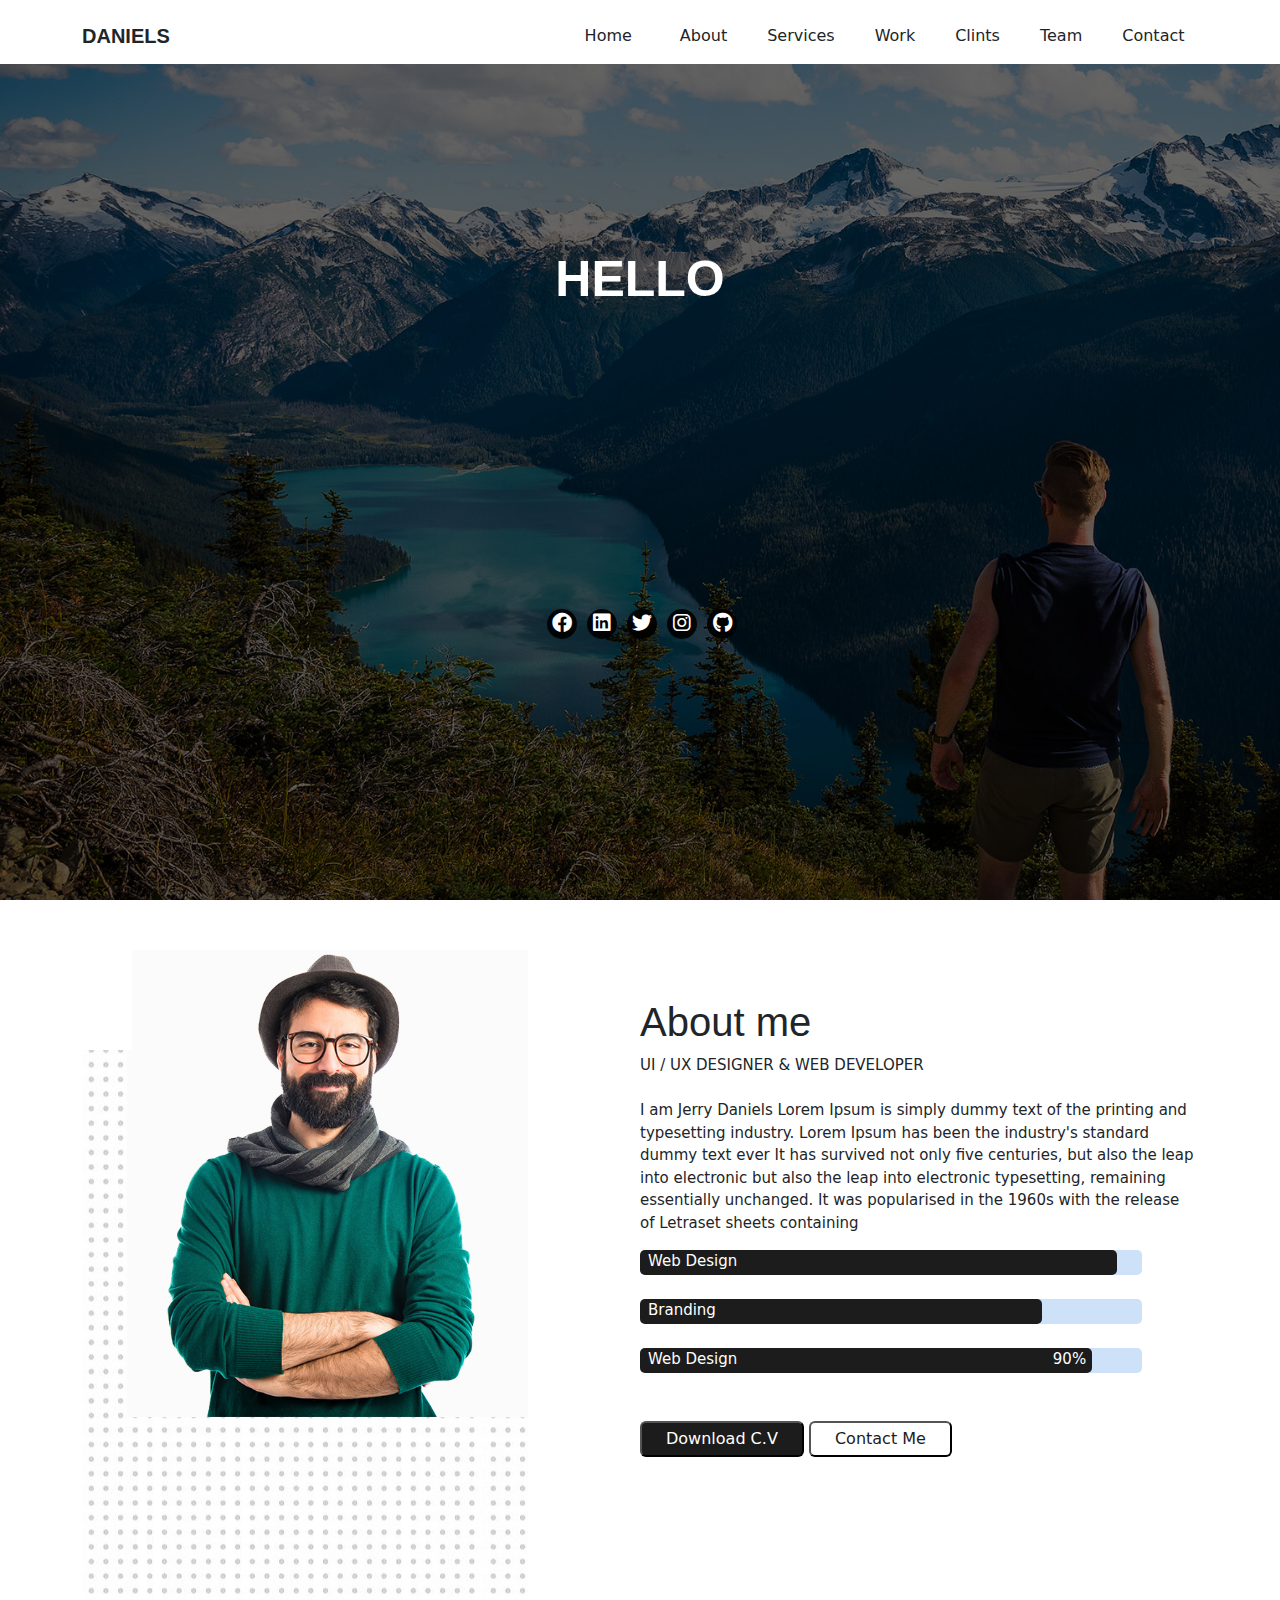
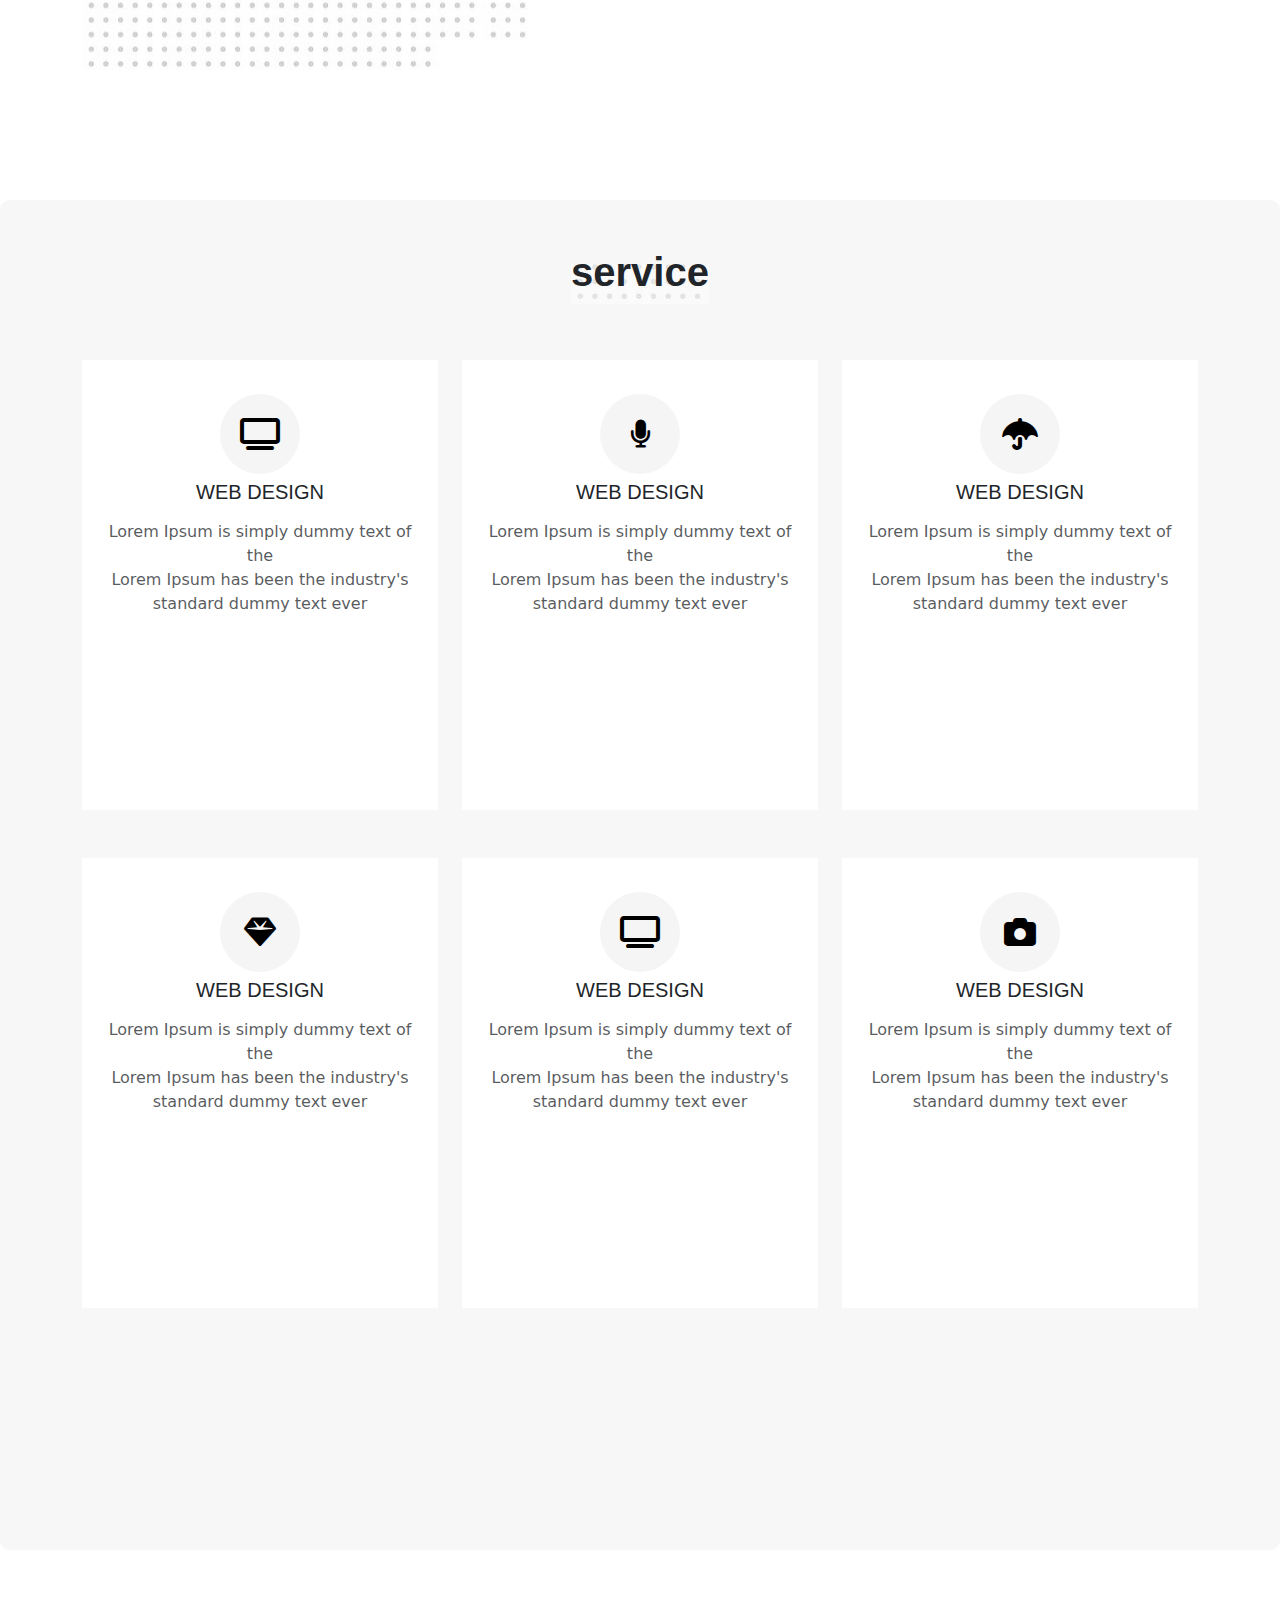
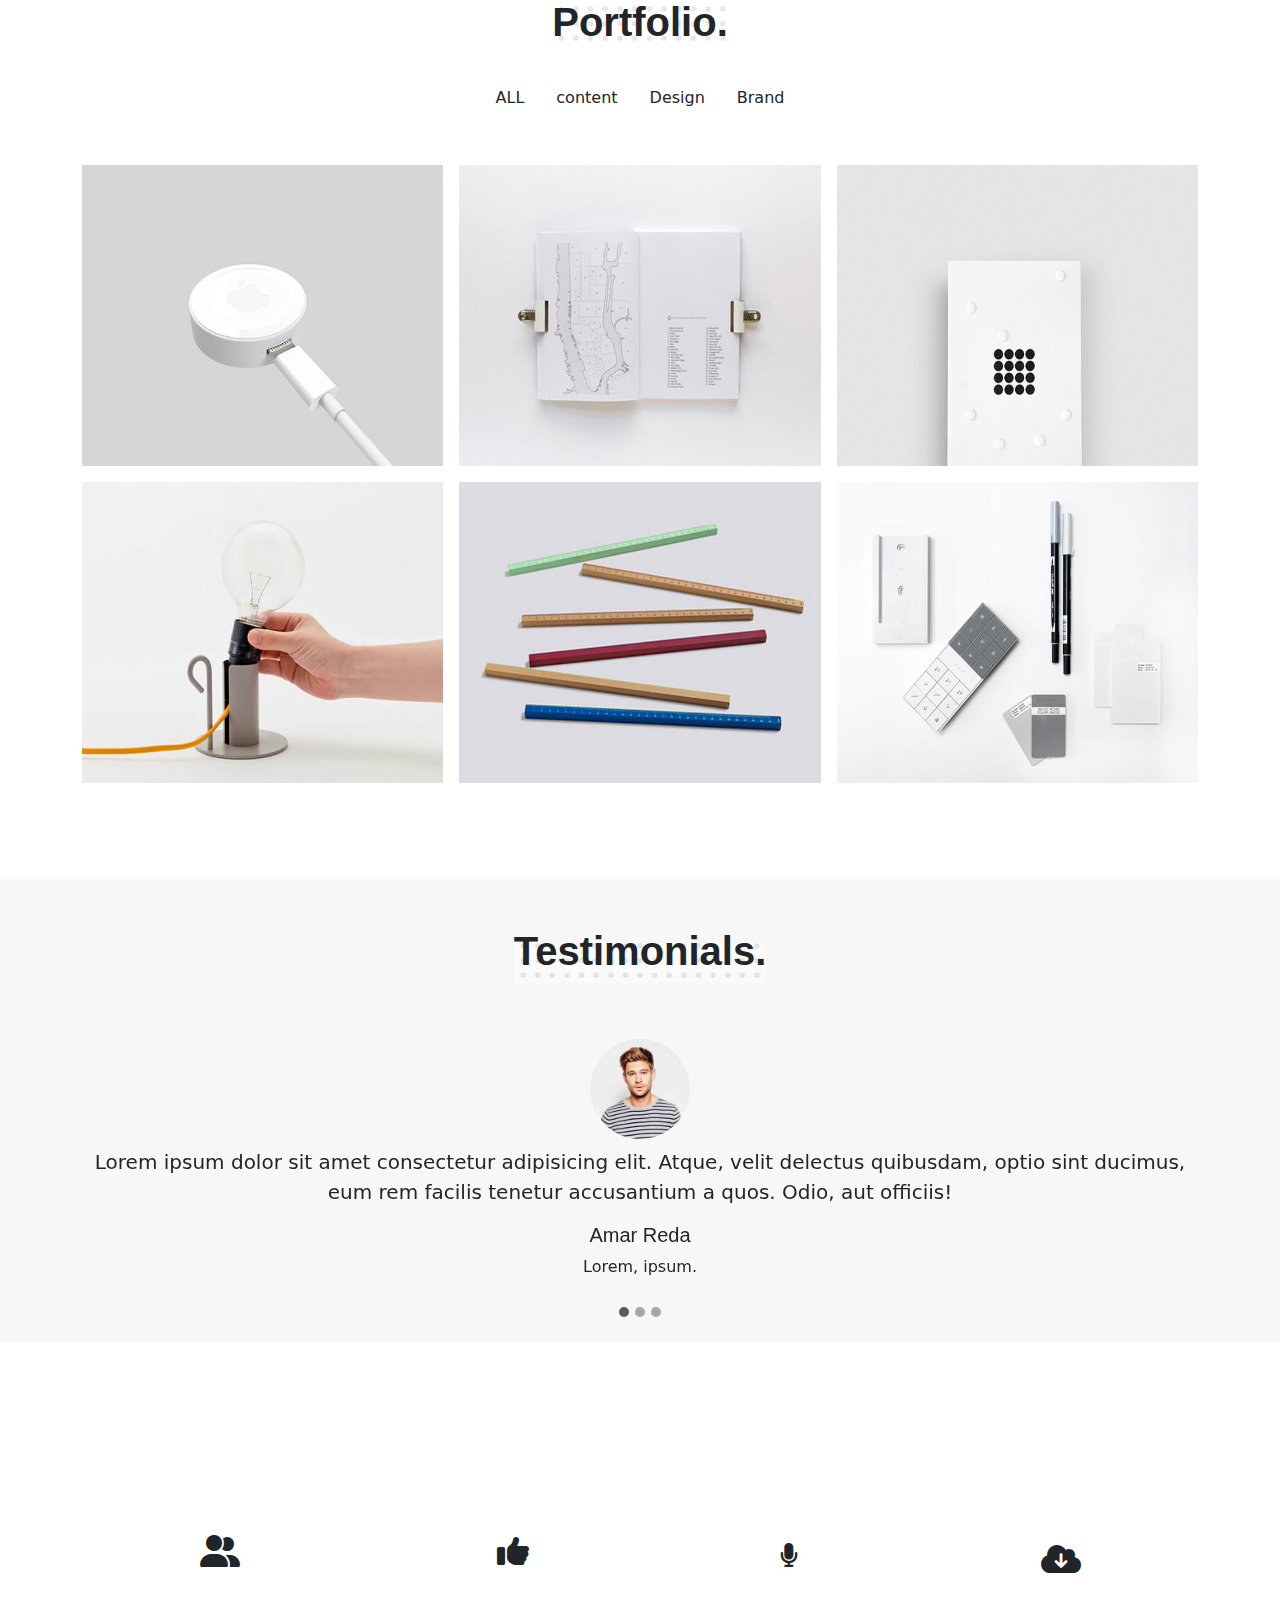
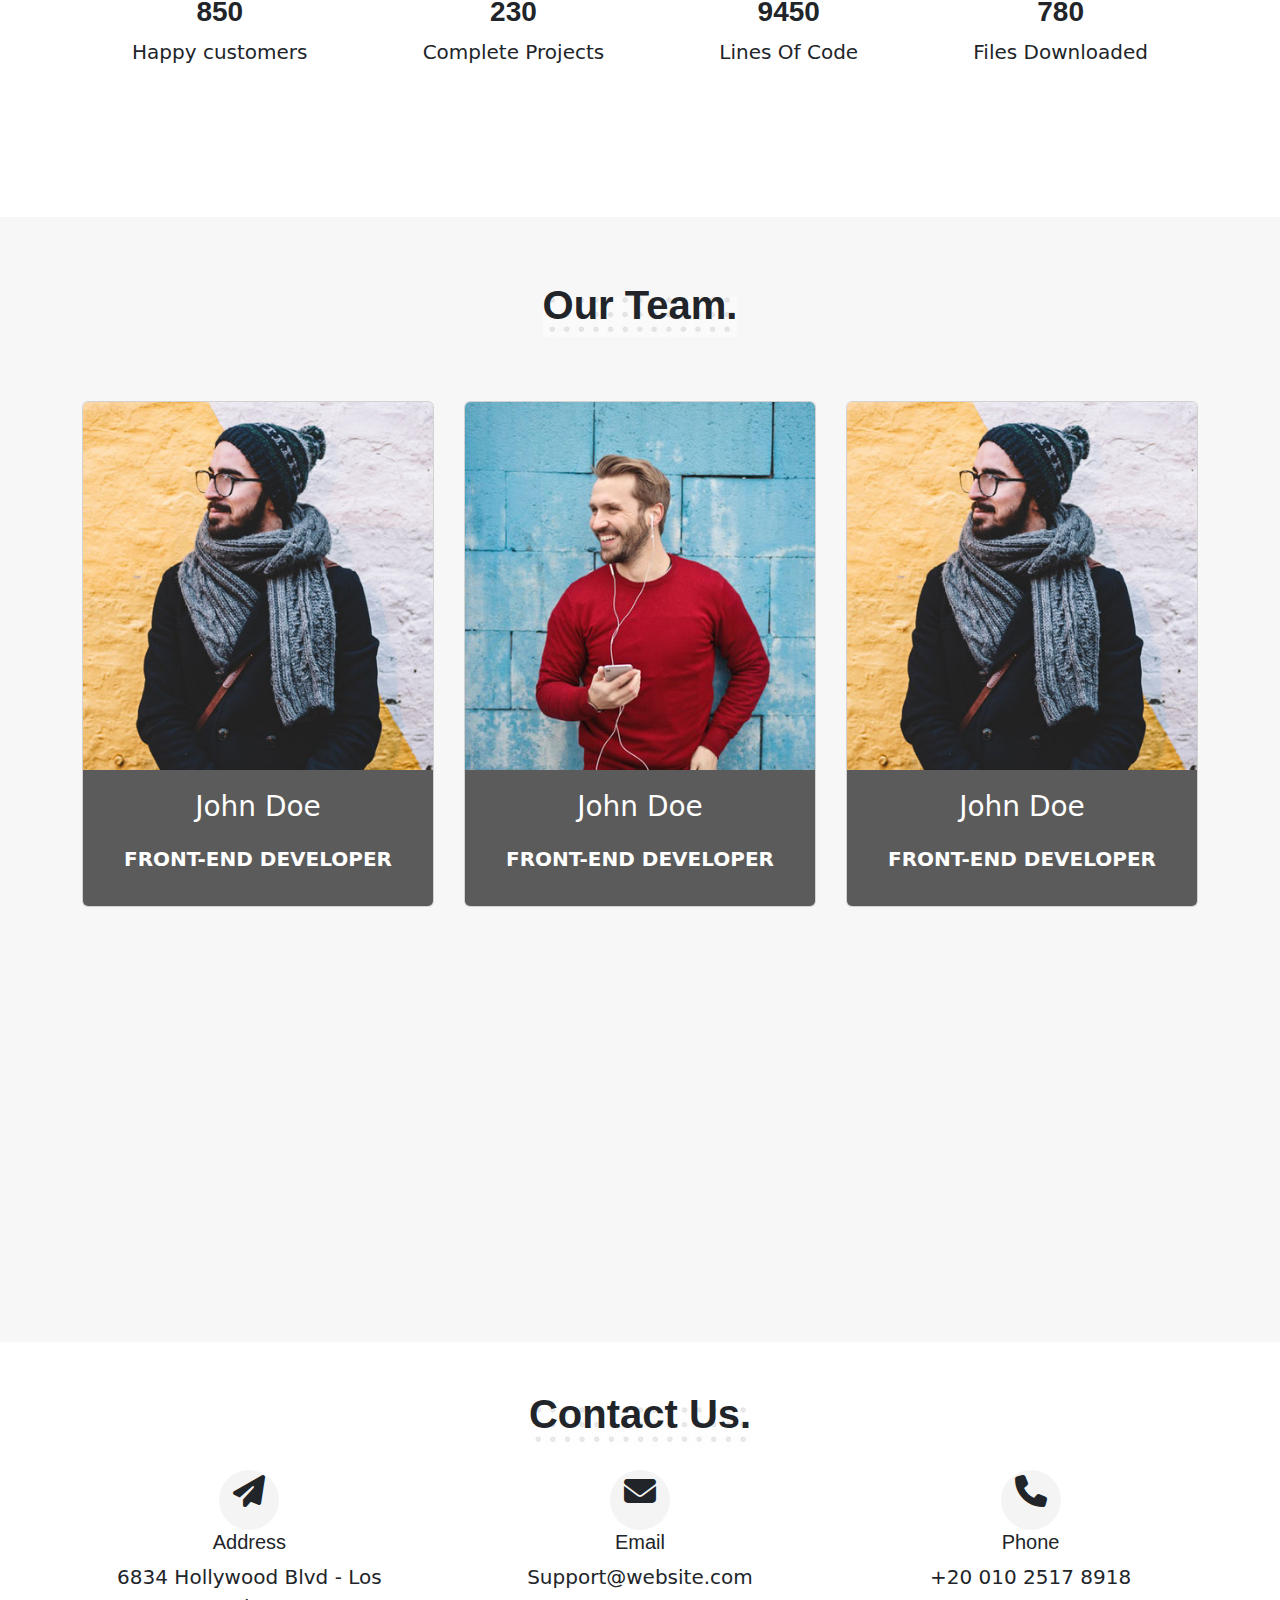
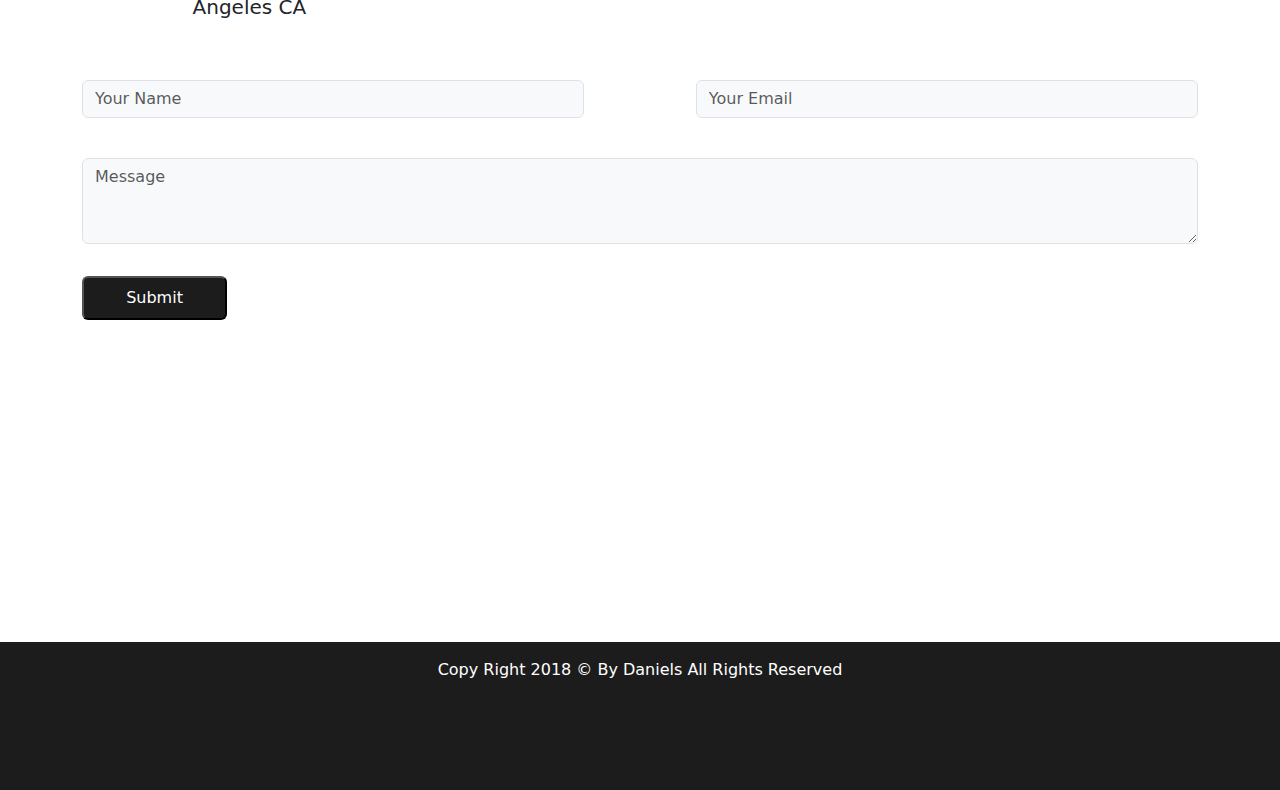
<file: index.html>
<!DOCTYPE html>
<html lang="en">
<head>
    <link rel="stylesheet" href="css/style.css">
    <link rel="stylesheet" href="css/all.min.css">
    <link rel="preconnect" href="https://fonts.googleapis.com">
<link rel="preconnect" href="https://fonts.gstatic.com" crossorigin>
<link href="https://fonts.googleapis.com/css2?family=Alegreya&family=Amatic+SC&family=Roboto:ital,wght@0,100;0,300;0,400;0,500;1,100&family=Zeyada&display=swap" rel="stylesheet">
    <link rel="stylesheet" href="css/bootstrap.min.css">
    <script src="JS/bootstrap.bundle.min.js"></script>
</head>
<body>
    <!-- Nav-bar -->
    <nav id="nav-bar" class="navbar navbar-expand-lg   position-fixed start-0 end-0 bg-white">
        <div class="container pt-2">
            <div class="logo ">
                    <a class="navbar-brand text-dark fw-bold " href="#Home">DANIELS</a>
          <button class="navbar-toggler" type="button" data-bs-toggle="collapse" data-bs-target="#navbarSupportedContent" aria-controls="navbarSupportedContent" aria-expanded="false" aria-label="Toggle navigation">
            <span class="navbar-toggler-icon"></span>
          </button>
            </div>
      
          <div class="collapse navbar-collapse d-flex " id="navbarSupportedContent">
            <ul class="navbar-nav me-auto mb-2 mb-lg-0  ps-5">
              <li class="nav-item px-2 ">
                <a class="nav-link active text-dark" aria-current="page" href="#Home">Home</a>
              </li>
             
              <li class="nav-item ps-4 ">
                <a class="nav-link text-dark" href="#about">About</a>
              </li>
              <li class="nav-item ps-4 ">
                <a class="nav-link text-dark" href="#services">Services</a>
              </li>
              <li class="nav-item ps-4">
                <a class="nav-link text-dark" href="#work">Work</a>
              </li>
              <li class="nav-item ps-4">
                <a class="nav-link text-dark" href="#clint">Clints</a>
              </li>
             
              <li class="nav-item ps-4">
                <a class="nav-link text-dark" href="#Blog">Team</a>
              </li>
              <li class="nav-item ps-4">
                <a class="nav-link text-dark" href="#contact">Contact</a>
              </li>
              
            </ul>
            
          </div>
        </div>
      </nav>
      <!-- Home -->
      <div class="header " id="Home">  
            
        <div class="layout d-flex align-items-center">
          
            <div class="container m-auto w-100 text-center position-relative  h-50">
                  <h1 class="fw-bolder pt-4">HELLO</h1>
                  <p> <span></span></p>
                  <div class="brane d-flex p-3 text-center align-items-center  w-50 ">
                    <i class="fa-brands fa-facebook  rounded-circle pt-1"></i>
                    <i class="fa-brands fa-linkedin  rounded-circle pt-1"></i>
                    <i class="fa-brands fa-twitter  rounded-circle pt-1"></i>
                    <i class="fa-brands fa-instagram  rounded-circle pt-1"></i>
                    <i class="fa-brands fa-github  rounded-circle pt-1"></i>
                    
                   </div>
                  
                  
            </div>
           
        </div>
      </div>
      <!-- About -->
      <div class="about " id="about">
        <div class="container d-flex justify-content-between">
          <div class="about-pic  ">
            <img src="imgs/hero.jpg" class="fpic" alt="">
            <div class="hide"></div>
            <div class="hide2"></div>
           
        </div>
                <div class="about-me w-50 pt-5">
                    <h1>About me</h1>
                   
                    <p class="lead">
                      UI / UX DESIGNER & WEB DEVELOPER <br> <br>
                      I am Jerry Daniels Lorem Ipsum is simply dummy text of the printing and typesetting industry. Lorem Ipsum has been the industry's standard dummy text ever It has survived not only five centuries, but also the leap into electronic but also the leap into electronic typesetting, remaining essentially unchanged. It was popularised in the 1960s with the release of Letraset sheets containing
                    </p>
                    <div class="skills w-100 ">
                      <div class="con">
                           <div class="progres mb-4">
                            <p class="text-white ps-2">Web Design <span class="">95%</span></p>
                           </div>
                      </div>
                      <div class="con">
                           <div class="progres1 mb-4 ">
                            <p class="text-white ps-2">Branding <span class="">80%</span></p>
                           </div>
                      </div>
                      <div class="con">
                           <div class="progres2 ">
                            <p class="text-white ps-2">Web Design <span class="nin">90%</span></p>
                           </div>
                      </div>
                     
                     
                </div>
                  <button class="  p-1 rounded-2 px-4 mt-5">Download C.V</button>
                  <button class=" button1 p-1 rounded-2 px-4">Contact Me</button>
                  
            </div>
        </div>
       
        </div>
        <!-- services -->
        <div class="service text-center " id="services">
          <h2 class="text-dark text-center py-2  fw-bold pt-5 capo">service</h2>
          <div class="container py-5">
              <div class="row gy-5">
                 
                  <div class="col-md-4 ">
                      <div class="serve bg-white p-4 position-relative ">
                          <div class="icon   rounded-circle mx-auto d-flex align-items-center justify-content-center position-absolute top-30 start-50 translate-middle  ">
                              <i class="fa-solid fa-tv fs-2 "></i>
                          </div>
                          <h3 class="my-3 fs-5">WEB DESIGN</h3>
                          <p class="text-muted">Lorem Ipsum is simply dummy text of the <br>Lorem Ipsum has been the industry's <br>standard dummy text ever</p>
                      </div>
                     
                     
                  </div>
                  <div class="col-md-4 ">
                      <div class="serve bg-white p-4 position-relative ">
                          <div class="icon   rounded-circle mx-auto d-flex align-items-center justify-content-center position-absolute top-30 start-50 translate-middle  ">
                              <i class="fa-solid fa-microphone fs-3 "></i>
                          </div>
                          <h3 class="my-3 fs-5">WEB DESIGN</h3>
                          <p class="text-muted">Lorem Ipsum is simply dummy text of the <br>Lorem Ipsum has been the industry's <br>standard dummy text ever</p>
                      </div>
                     
                     
                  </div>
                  <div class="col-md-4 ">
                      <div class="serve bg-white p-4 position-relative ">
                          <div class="icon   rounded-circle mx-auto d-flex align-items-center justify-content-center position-absolute top-30 start-50 translate-middle  ">
                              <i class="fa-solid fa-umbrella fs-2 "></i>
                          </div>
                          <h3 class="my-3 fs-5">WEB DESIGN</h3>
                          <p class="text-muted">Lorem Ipsum is simply dummy text of the <br>Lorem Ipsum has been the industry's <br>standard dummy text ever</p>
                      </div>
                     
                     
                  </div>
                  <div class="col-md-4 ">
                      <div class="serve bg-white p-4 position-relative ">
                          <div class="icon   rounded-circle mx-auto d-flex align-items-center justify-content-center position-absolute top-30 start-50 translate-middle  ">
                              <i class="fa-solid fa-gem fs-2 "></i>
                          </div>
                          <h3 class="my-3 fs-5">WEB DESIGN</h3>
                          <p class="text-muted">Lorem Ipsum is simply dummy text of the <br>Lorem Ipsum has been the industry's <br>standard dummy text ever</p>
                      </div>
                     
                     
                  </div>
                  <div class="col-md-4 ">
                      <div class="serve bg-white p-4 position-relative ">
                          <div class="icon   rounded-circle mx-auto d-flex align-items-center justify-content-center position-absolute top-30 start-50 translate-middle  ">
                              <i class="fa-solid fa-tv fs-2 "></i>
                          </div>
                          <h3 class="my-3 fs-5">WEB DESIGN</h3>
                          <p class="text-muted">Lorem Ipsum is simply dummy text of the <br>Lorem Ipsum has been the industry's <br>standard dummy text ever</p>
                      </div>
                     
                     
                  </div>
                  <div class="col-md-4 ">
                      <div class="serve bg-white p-4 position-relative ">
                          <div class="icon   rounded-circle mx-auto d-flex align-items-center justify-content-center position-absolute top-30 start-50 translate-middle  ">
                              <i class="fa-solid fa-camera fs-2 "></i>
                          </div>
                          <h3 class="my-3 fs-5">WEB DESIGN</h3>
                          <p class="text-muted">Lorem Ipsum is simply dummy text of the <br>Lorem Ipsum has been the industry's <br>standard dummy text ever</p>
                      </div>
                  </div>
              </div>
          </div>
         </div>
         <!-- Work -->
         <div id="work" class="work text-center pb-5 ">
          <div class="work-cap">
            <h1 class="fw-bold pt-5">Portfolio.</h1>
            <br>
            <br>
            <ul class="nav nav-tabs justify-content-center border-0" id="myTab" role="tablist">
              <li class="nav-item" role="presentation">
                <button class="nav-link active border-0 text-dark" id="home-tab" data-bs-toggle="tab" data-bs-target="#home-tab-pane" type="button" role="tab" aria-controls="home-tab-pane" aria-selected="true">ALL</button>
              </li>
              <li class="nav-item" role="presentation">
                <button class="nav-link border-0 text-dark " id=" profile-tab" data-bs-toggle="tab" data-bs-target="#profile-tab-pane" type="button" role="tab" aria-controls="profile-tab-pane" aria-selected="false">content</button>
              </li>
              <li class="nav-item" role="presentation">
                <button class="nav-link border-0 text-dark" id="contact-tab" data-bs-toggle="tab" data-bs-target="#contact-tab-pane" type="button" role="tab" aria-controls="contact-tab-pane" aria-selected="false">Design</button>
              </li>
              <li class="nav-item" role="presentation">
                <button class="nav-link border-0 text-dark" id="brand-tab" data-bs-toggle="tab" data-bs-target="#brand-tab-pane" type="button" role="tab" aria-controls="brand-tab-pane" aria-selected="false">Brand</button>
              </li>
              
              
             
            </ul>
            <div class="tab-content mt-5" id="myTabContent">
              <div class="tab-pane fade show active" id="home-tab-pane" role="tabpanel" aria-labelledby="home-tab" tabindex="0">
                <div class="container">
                  <div class="row g-3">
                    <div class="col-lg-4 md-6">
                      <div class="position-relative work-item">
                        <img src="./imgs/portfolio/1.jpg" class="w-100" alt="">
                        <div class="work-layer position-absolute d-flex justify-content-center align-items-center">
                          <div class="divo"><h5>Wed design</h5>
                            <i class="fa-solid fa-eraser "></i>
                            <i class="fa-solid fa-magnifying-glass-plus"></i></div>
                        </div>
                      </div>
                    </div>
                    <div class="col-lg-4 md-6">
                      <div class="position-relative work-item">
                        <img src="./imgs/portfolio/2.jpg" class="w-100" alt="">
                        <div class="work-layer position-absolute d-flex justify-content-center align-items-center">
                          <div class="divo"><h5>Wed design</h5>
                            <i class="fa-solid fa-eraser"></i>
                            <i class="fa-solid fa-magnifying-glass-plus"></i></div>
                        </div>
                      </div>
                    </div>
                    <div class="col-lg-4 md-6">
                      <div class="position-relative work-item">
                        <img src="./imgs/portfolio/3.jpg" class="w-100" alt="">
                        <div class="work-layer position-absolute d-flex justify-content-center align-items-center">
                          <div class="divo"><h5>Wed design</h5>
                            <i class="fa-solid fa-eraser"></i>
                            <i class="fa-solid fa-magnifying-glass-plus"></i></div>
                        </div>
                      </div>
                    </div>
                    <div class="col-lg-4 md-6">
                      <div class="position-relative work-item">
                        <img src="./imgs/portfolio/4.jpg" class="w-100" alt="">
                        <div class="work-layer position-absolute d-flex justify-content-center align-items-center">
                          <div class="divo"><h5>Wed design</h5>
                            <i class="fa-solid fa-eraser"></i>
                            <i class="fa-solid fa-magnifying-glass-plus"></i></div>
                        </div>
                      </div>
                    </div>
                    <div class="col-lg-4 md-6">
                      <div class="position-relative work-item">
                        <img src="./imgs/portfolio/5.jpg" class="w-100" alt="">
                        <div class="work-layer position-absolute d-flex justify-content-center align-items-center">
                          <div class="divo"><h5>Wed design</h5>
                            <i class="fa-solid fa-eraser"></i>
                            <i class="fa-solid fa-magnifying-glass-plus"></i></div>
                        </div>
                      </div>
                    </div>
                    <div class="col-lg-4 md-6">
                      <div class="position-relative work-item">
                        <img src="./imgs/portfolio/6.jpg" class="w-100" alt="">
                        <div class="work-layer position-absolute d-flex justify-content-center align-items-center">
                          <div class="divo"><h5>Wed design</h5>
                            <i class="fa-solid fa-eraser"></i>
                            <i class="fa-solid fa-magnifying-glass-plus"></i></div>
                        </div>
                      </div>
                    </div>
                  </div>
                </div>
              </div>
              <div class="tab-pane fade" id="profile-tab-pane" role="tabpanel" aria-labelledby="profile-tab" tabindex="0"> <div class="container">
                <div class="row g-3">
                 
                 
                  <div class="col-lg-4 md-6">
                    <div class="position-relative work-item">
                      <img src="./imgs/portfolio/4.jpg" class="w-100" alt="">
                      <div class="work-layer position-absolute d-flex justify-content-center align-items-center">
                        <div class="div"><h5>Wed design</h5>
                          <i class="fa-solid fa-eraser"></i>
                          <i class="fa-solid fa-magnifying-glass-plus"></i></div>
                      </div>
                    </div>
                  </div>
                  
                  <div class="col-lg-4 md-6">
                    <div class="position-relative work-item">
                      <img src="./imgs/portfolio/6.jpg" class="w-100" alt="">
                      <div class="work-layer position-absolute d-flex justify-content-center align-items-center">
                        <div class="div"><h5>Wed design</h5>
                          <i class="fa-solid fa-eraser"></i>
                          <i class="fa-solid fa-magnifying-glass-plus"></i></div>
                      </div>
                    </div>
                  </div>
                </div>
              </div>
              </div>
              <div class="tab-pane fade" id="contact-tab-pane" role="tabpanel" aria-labelledby="contact-tab" tabindex="0"><div class="container">
                <div class="row g-3">
                 
                 
                 
                  <div class="col-lg-4 md-6">
                    <div class="position-relative work-item">
                      <img src="./imgs/portfolio/2.jpg" class="w-100" alt="">
                      <div class="work-layer position-absolute d-flex justify-content-center align-items-center">
                        <div class="div"><h5>Wed design</h5>
                          <i class="fa-solid fa-eraser"></i>
                          <i class="fa-solid fa-magnifying-glass-plus"></i></div>
                      </div>
                    </div>
                  </div>
                  
                  <div class="col-lg-4 md-6">
                    <div class="position-relative work-item">
                      <img src="./imgs/portfolio/5.jpg" class="w-100" alt="">
                      <div class="work-layer position-absolute d-flex justify-content-center align-items-center">
                        <div class="div"><h5>Wed design</h5>
                          <i class="fa-solid fa-eraser"></i>
                          <i class="fa-solid fa-magnifying-glass-plus"></i></div>
                      </div>
                    </div>
                  </div>
                </div>
              </div>
              <div class="tab-pane fade" id="brand-tab-pane" role="tabpanel" aria-labelledby="brand-tab" tabindex="0"><div class="container">
                <div class="row g-3">
                 
                 
                  <div class="col-lg-4 md-6">
                    <div class="position-relative work-item">
                      <img src="./imgs/portfolio/4.jpg" class="w-100" alt="">
                      <div class="work-layer position-absolute d-flex justify-content-center align-items-center">
                        <div class="div"><h5>Wed design</h5>
                          <i class="fa-solid fa-eraser"></i>
                          <i class="fa-solid fa-magnifying-glass-plus"></i></div>
                      </div>
                    </div>
                  </div>
                  
                  <div class="col-lg-4 md-6">
                    <div class="position-relative work-item">
                      <img src="./imgs/portfolio/6.jpg" class="w-100" alt="">
                      <div class="work-layer position-absolute d-flex justify-content-center align-items-center">
                        <div class="div"><h5>Wed design</h5>
                          <i class="fa-solid fa-eraser"></i>
                          <i class="fa-solid fa-magnifying-glass-plus"></i></div>
                      </div>
                    </div>
                  </div>
                </div>
              </div>
              
              </div>
            </div>
          </div>
          <br>
          <br>
          <br>
          <br>
         </div>
         <!-- clints -->
         <div id="clint" class="clints  ">
          <div class="container">
            <div class="clint-cap pb-5">
             <h2 class="text-dark text-center py-2  fw-bold pt-5 capo">Testimonials.</h2>
          </div>
          <div id="carouselExampleCaptions" class="carousel slide">
            <div class="carousel-indicators">
              <button type="button" data-bs-target="#carouselExampleCaptions" data-bs-slide-to="0" class="active" aria-current="true" aria-label="Slide 1"></button>
              <button type="button" data-bs-target="#carouselExampleCaptions" data-bs-slide-to="1" aria-label="Slide 2"></button>
              <button type="button" data-bs-target="#carouselExampleCaptions" data-bs-slide-to="2" aria-label="Slide 3"></button>
            </div>
            <div class="carousel-inner">
              <div class="carousel-item active">
                <img src="imgs/1_New1.jpg" class="rounded-circle " alt="">
                <p class="pt-2 lead">Lorem ipsum dolor sit amet consectetur adipisicing elit. Atque, velit delectus quibusdam, optio sint ducimus, eum rem facilis tenetur accusantium a quos. Odio, aut officiis!</p>
                <h5>Amar Reda</h5>
                <p class="pb-5">Lorem, ipsum.</p>
              </div>
              <div class="carousel-item">
                <img src="imgs/1_New1.jpg" class="rounded-circle " alt="">
                <p class="pt-2 lead">Lorem ipsum dolor sit amet consectetur adipisicing elit. Atque, velit delectus quibusdam, optio sint ducimus, eum rem facilis tenetur accusantium a quos. Odio, aut officiis!</p>
                <h5>Amar Reda</h5>
                <p class="pb-5">Lorem, ipsum.</p>
              </div>
              <div class="carousel-item">
                <img src="imgs/1_New1.jpg" class="rounded-circle " alt="">
                <p class="pt-2 lead">Lorem ipsum dolor sit amet consectetur adipisicing elit. Atque, velit delectus quibusdam, optio sint ducimus, eum rem facilis tenetur accusantium a quos. Odio, aut officiis!</p>
                <h5>Amar Reda</h5>
                <p class="pb-5">Lorem, ipsum.</p>
              </div>
            </div>
            
          </div>
          </div>
          
         </div>
         <!-- flayout -->
         <div class="over-lay1  text-dark ">
          <div class="testi1">
              <div class="container text-center d-flex justify-content-between  ">

            <div class="iron fw-bolder fs-4">
              <i class="fa-solid fa-user-group fs-2 rounded-circle"></i>
              <h3 class="fw-bold">850</h3>
              <p class="lead">Happy customers</p>
            </div>
            <div class="iron fw-bolder ">
              <i class="fa-solid fa-thumbs-up fs-2 rounded-circle"></i>
              <h3 class="fw-bold">230</h3>
              <p class="lead">Complete Projects</p>
            </div>
            <div class="iron fw-bolder">
              <i class="fa-solid fa-microphone fs-4 rounded-circle pt-2"></i>
              <h3 class="fw-bold">9450</h3>
              <p class="lead">Lines Of Code</p>
            </div>
            <div class="iron fw-bolder ">
              <i class="fa-solid fa-cloud-arrow-down fs-2 rounded-circle pt-2"></i>
              <h3 class="fw-bold">780</h3>
              <p class="lead">Files Downloaded</p>
            </div>
            
          </div>
          </div>
        
        </div>
        <!-- Blog -->
        <div id="Blog" class="Blog ">
          <div class="blog-cap border border-0">
            <h1 class="pb-5 fs-1 fw-bold ">Our Team.</h1>
            <p class=" "><span></span></p>
          </div>
            <div class="container d-flex justify-content-between">
              <div class="card" style="width: 22rem;">
                <div class="card-pic">
                  <img src="imgs/1.jpg" class="card-img-top w-100 position-relative" alt="...">
                <div class="lair position-absolute d-flex justify-content-between align-items-center ">
                  <i class="fa-brands fa-facebook  rounded-circle  ms-4"></i>
                  <i class="fa-brands fa-twitter  rounded-circle "></i>
                  <i class="fa-brands fa-paypal  rounded-circle "></i>
                  <i class="fa-brands fa-linkedin  rounded-circle  me-5"></i>
                </div>
                </div>
                <div class="card-body  text-white">
                  <p class="fs-3">John Doe</p>
                  <p class="fs-5 fw-bold">FRONT-END DEVELOPER</p>
                </div>
              </div>
              <div class="card" style="width: 22rem;">
                <div class="card-pic">
                  <img src="imgs/2.jpg" class="card-img-top w-100 position-relative" alt="...">
                <div class="lair position-absolute d-flex justify-content-between align-items-center ">
                  <i class="fa-brands fa-facebook  rounded-circle  ms-4"></i>
                  <i class="fa-brands fa-twitter  rounded-circle "></i>
                  <i class="fa-brands fa-paypal  rounded-circle "></i>
                  <i class="fa-brands fa-linkedin  rounded-circle  me-5"></i>
                </div>
                </div>
                <div class="card-body  text-white">
                  <p class="fs-3">John Doe</p>
                  <p class="fs-5 fw-bold">FRONT-END DEVELOPER</p>
                </div>
              </div>
              <div class="card" style="width: 22rem;">
                <div class="card-pic">
                  <img src="imgs/1.jpg" class="card-img-top w-100 position-relative" alt="...">
                <div class="lair position-absolute d-flex justify-content-between align-items-center ">
                  <i class="fa-brands fa-facebook  rounded-circle  ms-4"></i>
                  <i class="fa-brands fa-twitter  rounded-circle "></i>
                  <i class="fa-brands fa-paypal  rounded-circle "></i>
                  <i class="fa-brands fa-linkedin  rounded-circle  me-5"></i>
                </div>
                </div>
                <div class="card-body  text-white">
                  <p class="fs-3">John Doe</p>
                  <p class="fs-5 fw-bold">FRONT-END DEVELOPER</p>
                </div>
              </div>
              
            </div>
          
        </div>
        <!-- Contact -->
        <div id="contact" class="contact">
          <div class="heading text-center">
            <h2 class="fw-bold pb-4 pt-5"> Contact Us. </h2>
            <div class="container d-flex justify-content-between flex-wrap">
              <div class="add ">
                <i class="fa-solid fa-paper-plane fa-2x pb-5  rounded-circle "></i>
                <h5>Address</h5>
                <p class="lead">6834 Hollywood Blvd - Los Angeles CA</p>
              </div>
              <div class="add ">
                <i class="fa-solid fa-envelope fa-2x pb-5  rounded-circle "></i>
                <h5>Email</h5>
                <p class="lead">Support@website.com</p>
              </div>
              <div class="add  pb-5">
                <i class="fa-solid fa-phone fa-2x pb-5  rounded-circle "></i>
                <h5>Phone</h5>
                <p class="lead">+20 010 2517 8918</p>
              </div>
              <div class="mb-3 iner">
                <label for="exampleFormControlInput1" class="form-label"></label>
                <input type="email" class="form-control w-100 bg-light" id="exampleFormControlInput1" placeholder="Your Name">
                </div>
              <div class="mb-3 iner">
                <label for="exampleFormControlInput1" class="form-label"></label>
                <input type="email" class="form-control w-100 bg-light" id="exampleFormControlInput1" placeholder="Your Email">
                </div>
               
                
              
              <div class="mb-3 w-100">
                <label for="exampleFormControlTextarea1" class="form-label"></label>
                <textarea class="form-control bg-light" id="exampleFormControlTextarea1" rows="3" placeholder="Message"></textarea>
               
              </div>
            <button class="last-one p-2 rounded-2 mt-3 ">Submit</button>
            </div>

          </div>
        </div>
        <!-- Footer -->
        <div class="footer">
          <p class="text-white pt-3">Copy Right 2018 © By Daniels All Rights Reserved</p>
        </div>

        
      


</body>
</html>
</file>
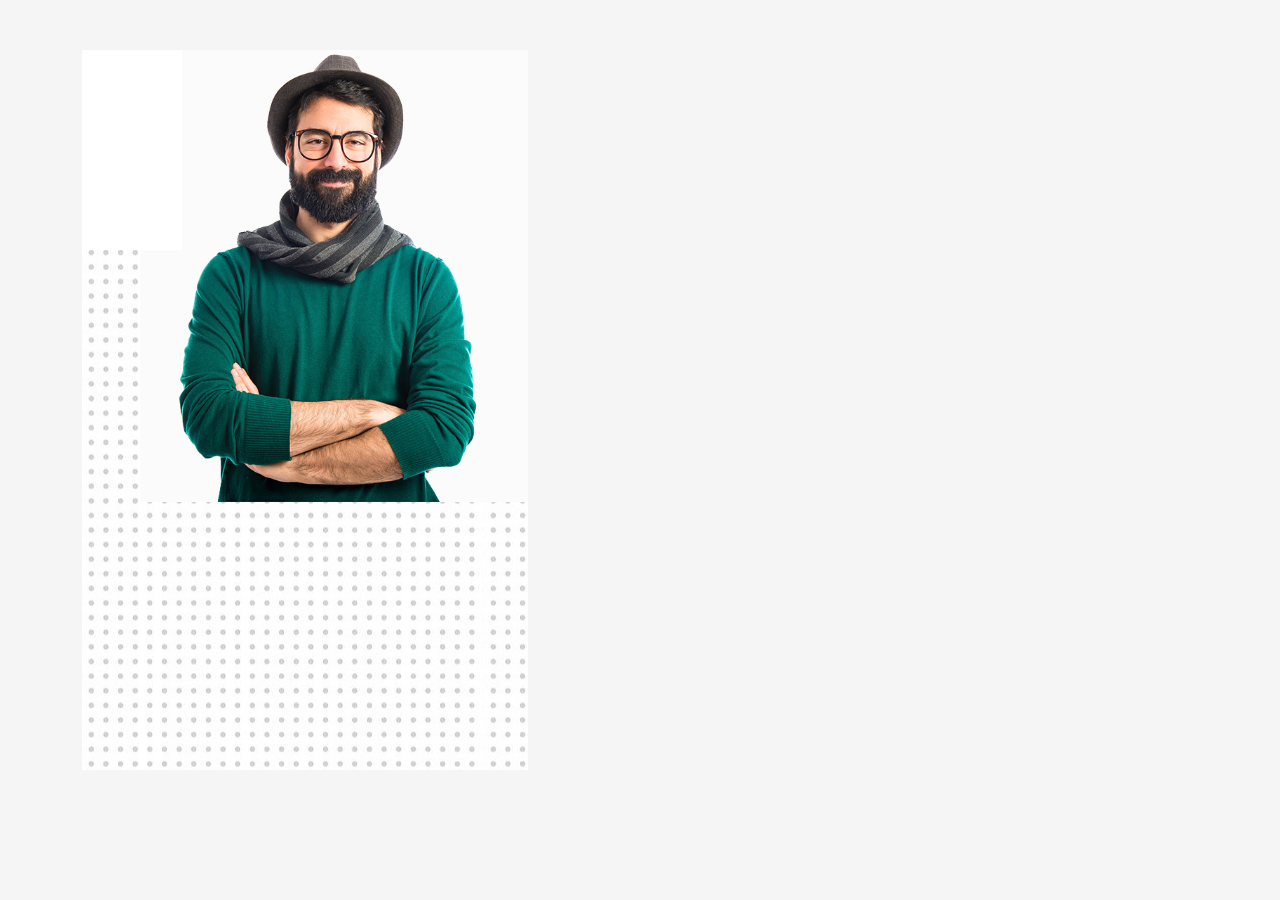
<file: css/test.html>
<!DOCTYPE html>
<html lang="en">
<head>
    <link rel="stylesheet" href="test.css">
    <link rel="stylesheet" href="all.min.css">
    <link rel="preconnect" href="https://fonts.googleapis.com">
<link rel="preconnect" href="https://fonts.gstatic.com" crossorigin>
<link href="https://fonts.googleapis.com/css2?family=Alegreya&family=Amatic+SC&family=Roboto:ital,wght@0,100;0,300;0,400;0,500;1,100&family=Zeyada&display=swap" rel="stylesheet">
    <link rel="stylesheet" href="bootstrap.min.css">
    <script src="../JS/bootstrap.bundle.min.js"></script>
</head>
<body>
    
    <div class="about " id="about">
        <div class="container d-flex justify-content-between">
           <div class="about-pic  ">
            <img src="../imgs/hero.jpg" class="fpic" alt="">
            <div class="hide"></div>
           
        </div>
       
        </div>
</body>
</file>
<file: css/style.css>
body{
    
    background-color: #cd3434;
    
}
h1, h2, h3, h4, h5, h6, .logo {
    font-family: "Montserrat", sans-serif;
}
/* navbar */

.navbar li a{
    color: #fff;
    font-size: 16px;
}
.logo{
    padding-right: 30%;
}
.navbar{

    position: sticky;
    top: 0;
    left: 0;
    right: 0;
    z-index: 9999999;

}
#nav-bar .nav-link{
    position: relative;
   
}
#nav-bar .nav-link::after{
    content: '';
    width: 0;
    height: 2px;
    background-color: #000000;
    position: absolute;
    bottom: 20%;
    left: 15%;
     transition: all 1s;
}
#nav-bar .nav-link:hover::after{
    width: 75%;
}

/* Home */

.header{
    background-image:url(../imgs/bg.jpg);
    background-size: cover;
    
    height: 100vh;
    position: relative;
}
.layout{
    background-color: rgba(0, 0, 0,.6);
    height: 100vh;
    position: absolute;
    top: 0;
    left: 0;
    right: 0;
    color: #fff;
 
    

}
.layout h1{
    font-size: 50px;
    padding-bottom: 30px;
    
}
.layout p {
    font-size: 48px;
    padding-bottom: 50px;
    position: relative;   
}
.layout p span{
    font-size: 48px;
    padding-bottom: 50px;
 
}
.layout p span::after {
    content: '';
    animation: typing 7s infinite ;
    position: absolute;
    left: 50%;
    top: 0;
    transform: translateX(-50%);
    padding:0px 5px;
    
}
@keyframes typing {
    0% {
        content: 'I AM |';}
   
    1% {
        content: 'I AM L|';}
    
    2% {
        content: 'I AM La|'; }
    
    3% {
        content: 'I AM Larr|'; }
   
    4% {
        content: 'I AM Larry|'; }
   
    5% {
        content: 'I AM Larry|'; }
   
    6% {
        content: 'I AM Larry D|'; }
   
    7% {
        content: 'I AM Larry Da|'; }
       
        8% {
            content: 'I AM Larry Dan|';
        }
       
        9% {
            content: 'I AM Larry Dani|';
        }
       
        10% {
            content: 'I AM Larry Danie|';
        }
        
        11% {
            content: 'I AM Larry Daniels|';
        }
        12% {
            content: 'I AM Larry Daniel|';
        }
        13% {
            content: 'I AM Larry Danie|';
        }
        14% {
            content: 'I AM Larry Dani|';
        }
        15% {
            content: 'I AM Larry Dan|';
        }
        16% {
            content: 'I AM Larry Da|';
        }
        17% {
            content: 'I AM Larry D|';
        }
        18% {
            content: 'I AM Larry|';
        }
        19% {
            content: 'I AM Larr|';
        }
        20% {
            content: 'I AM Lar|';
        }
        21% {
            content: 'I AM La|';
        }
        22% {
            content: 'I AM L|';
        }
        23% {
            content: 'I AM |';
        }
        25% {
            content: 'I AM |';
        }
        27% {
            content: 'I AM |';
        }
        29% {
            content: 'I AM |';
        }
        32% {
            content: 'I AM |';
        }
        35% {
            content: 'I AM |';
        }
        38% {
            content: 'I AM |';
        }
        40% {
            content: 'I AM |';
        }
        43% {
            content: 'I AM |';
        }
        46% {
            content: 'I AM |';
        }
       
        47% {
            content: 'I AM D|';
        }
        48% {
            content: 'I AM De|';
        }
        49% {
            content: 'I AM Dev|';
        }
        50% {
            content: 'I AM Deve|';
        }
        51% {
            content: 'I AM Devel|';
        }
        52% {
            content: 'I AM Develo|';
        }
        53% {
            content: 'I AM Develop|';
        }
        54% {
            content: 'I AM Develope|';
        }
        55% {
            content: 'I AM Developer|';
        }
        56% {
            content: 'I AM Develope|';
        }
        57% {
            content: 'I AM Develop|';
        }
        58% {
            content: 'I AM Develo|';
        }
        59% {
            content: 'I AM Devel|';
        }
        60% {
            content: 'I AM Deve|';
        }
        61% {
            content: 'I AM Dev|';
        }
        62% {
            content: 'I AM De|';
        }
        63% {
            content: 'I AM D|';
        }
        64% {
            content: 'I AM |';
        }
        65% {
            content: 'I AM |';
        }
        66% {
            content: 'I AM |';
        }
        67% {
            content: 'I AM |';
        }
        68% {
            content: 'I AM |';
        }
        69% {
            content: 'I AM |';
        }
        70% {
            content: 'I AM |';
        }
        71% {
            content: 'I AM |';
        }
        72% {
            content: 'I AM |';
        }
        73% {
            content: 'I AM |';
        }
        74% {
            content: 'I AM |';
        }
       
        75% {
            content: 'I AM D|';
        }
        76% {
            content: 'I AM De|';
        }
        77% {
            content: 'I AM Des|';
        }
        78% {
            content: 'I AM Desi|';
        }
        79% {
            content: 'I AM Desig|';
        }
        80% {
            content: 'I AM Design|';
        }
        81% {
            content: 'I AM Designe|';
        }
        82% {
            content: 'I AM Designer|';
        }
        83% {
            content: 'I AM Designe|';
        }
        84% {
            content: 'I AM Design|';
        }
        85% {
            content: 'I AM Desig|';
        }
        86% {
            content: 'I AM Desi|';
        }
        87% {
            content: 'I AM Des|';
        }
        88% {
            content: 'I AM De|';
        }
        89% {
            content: 'I AM D|';
        }
        90% {
            content: 'I AM |';
        }
        100% {
            content: 'I AM |';
        }
       
       
        
       
        
}
.brane{
    position: absolute;
    bottom:  0;
    left: 40%;
    text-align: center;
    cursor: pointer;
}
.brane i{
    width: 30px;
    height: 30px;
    font-size: 20px;
    background-color: rgba(0, 0, 0,.9);
    margin: 20px 5px;
    transition: all .4s;
}
.brane i:hover{
    background-color: #fff;
    color: #000000;
}
/* about */

.about{
    height: 100vh;
   
    paDDing-top:50px;
}
.about-pic {
    width: 40%;
    height: 80vh;
    background-image: url(../imgs/dotted.jpg);
    background-position: left;
    position: relative;
}
.about-pic .fpic {
    width: 90%;
    position: absolute;
    top: 0;
    right: 0;


}
.hide{
    width: 50px;
    height: 100px;
    position: absolute;
    background-color: #ffffff;
    
}
.hide2{
    width: 90px;
    height: 30px;
    position: absolute;
    background-color: #ffffff;
    bottom: 0;
    right: 0;
    
}
.con{
    width: 90%;
    background-color: #CDE1F8;
    border-radius: 5px;
    
}
.progres{
    width: 95%;
    height: 25px;
    background-color:#1C1C1C ;
    border-radius: 5px;
}
.progres1{
    width: 80%;
    height: 25px;
    background-color:#1C1C1C ; border-radius: 5px;
}
.progres2{
    width: 90%;
    height: 25px;
    background-color:#1C1C1C ; border-radius: 5px;
}
.con  span{
    margin-left: 75%;
}
.con  .nin{
    margin-left: 70%;
}
.about-me p{
    font-size: 15px;
}
button{
    background-color: #1C1C1C;
    color: #fff;
    transition: all .5s;
    
}
button:hover{
    background-color: #fff;
    color: #1C1C1C;
}
.button1{
    background-color: #ffffff;
    color: #1C1C1C;
    transition: all .5s;
}
.button1:hover{
    background-color: #1C1C1C;
    color: #fff;
}
/* Services */


.service{
    background-color: #F7F7F7;
    border-radius: 10px;
    height: 150vh;
}
.service h2{
    font-size: 60px;
}


.serve{
    height: 50vh;

}
.serve h3{
    padding-top:  80px;
}
.icon{
  
    width: 80px;
    height: 80px;
    margin-top: 50px;
    background-color: #F5F5F5;
    transition: all .5s;

}
.icon{
    color: black;
}
.serve:hover .icon{
    background-color: #1C1C1C;
    color: rgb(255, 255, 255);
}

.service h2 {
    font-weight: 900;
    font-size: 40px;
    position: relative;
    display: inline-block;
    z-index: 4;
}

.service h2:after {
    content: "";
    width: 100%;
    height: 40px;
    background-image: url(../imgs/dotted.jpg);
    background-repeat: repeat;
    background-color: transparent;
    position: absolute;
    bottom: 0px;
    left: 0;
    z-index: -1;
    opacity: .5;
}
/* layout */

.over-lay1{
    margin-top: 10%;
    height: 10vh;
   

}
.testi1{
    background-color: rgba(255, 255, 255, 0.6);
    width: 100%;
    height: 100%;
    padding-top: 5%;
}

.testi1 img{
    width: 150px;
    height: 150px;
}
.iron i{
    width: 60px;
    height: 60px;
}
.iron{
    padding: 0px 50px;
}

/* Work */

.work{
    background-color: #ffffff;
    height: 170vh;
    
}
#work .nav-item,button .nav-link{
    border: 0;
    color: black;
}

.work-layer{
    background-color: #fff;
    top: 3%;
    left: 3%;
    right: 3%;
    bottom: 3%;
    opacity: 0;
    transition: all 1s;
}
.work-item:hover .work-layer{
    opacity: 1;
}
.work h1 {
    font-weight: 900;
    font-size: 40px;
    position: relative;
    display: inline-block;
    z-index: 4;
}

.work h1:after {
    content: "";
    width: 100%;
    height: 40px;
    background-image: url(../imgs/dotted.jpg);
    background-repeat: repeat;
    background-color: transparent;
    position: absolute;
    bottom: 0px;
    left: 0;
    z-index: -1;
    opacity: .5;
}
.nav li{
    position: relative;
}
.nav li::after{
    content: '';
    width: 0%;
    height: 1px;
    position: absolute;
    bottom: 5px;
    left: 10px;
    transition: all .5s;
    background-color: #000000;

}
.nav li:hover::after{
    width: 60%;
}
.divo i{
    background-color: #000000;
    color: #fff;
    width: 20px;
    height: 20px;
    border-radius: 50%;
    transition: all .5s;
}
.divo i:hover{
    background-color: #fff;
    color: #000000;
}
/* clints */
.clints{
    background-color:#F7F7F7 ;
}
.clints h2 {
    font-weight: 900;
    font-size: 40px;
    position: relative;
    display: inline-block;
    z-index: 4;
}

.clints h2:after {
    content: "";
    width: 100%;
    height: 40px;
    background-image: url(../imgs/dotted.jpg);
    background-repeat: repeat;
    background-color: transparent;
    position: absolute;
    bottom: 0px;
    left: 0;
    z-index: -1;
    opacity: .5;
}
.clints img{
    width: 100px;
    height: 100px;
}
#clint .carousel-indicators [data-bs-target]{
    background-color: #5B5B5B;
    width: 10px;
    height: 10px;
    border-radius: 50%;
}

/* Blog */
.Blog{
    height: 125vh;
    margin-top: 20%;
    background-color: #F7F7F7;
    
}

.lair{
    top: 5%;
    left: 5%;
    right: 5%;
    bottom:  25%;
    background-color: rgba(255, 255, 255, 0.9);
    opacity: 0;
    transition: all  .5s;
}
.card:hover .lair{
   opacity: 1;
   transform: rotateY(360deg);

}
.lair i{
    color: #1C1C1C;
    width: 35px;
    height: 35px;
    font-size: 36px;
    background-color: #fff;
    transition: all 1s ;
    
}
.card{
    overflow: hidden;
}
.lair i:hover{
    color: #ffffff;
    background-color: #1C1C1C;
}
.card img{
    transition: all .5s;
}
.card-pic:hover img{
    transform: scale(1.2);
}

.card-body{
    background-color: #5B5B5B;
}
.Blog h1 {
    font-weight: 900;
    font-size: 40px;
    position: relative;
    display: inline-block;
    z-index: 4;
    padding-top: 5%;
}

.Blog h1:after {
    content: "";
    width: 100%;
    height: 40px;
    background-image: url(../imgs/dotted.jpg);
    background-repeat: repeat;
    background-color: transparent;
    position: absolute;
    bottom: 40px;
    left: 0;
    z-index: -1;
    opacity: .5;
}

/* Contact */

.contact{
    height: 100vh;
    
}
.add{
    width: 30%;
}
.add i{
    width: 60px;
    height: 60px;
    background-color: #f4f4f4;
    padding-top: 5px;
    transition: all 1s;
}
.add:hover i{
    color: #fff;
    background-color: #1C1C1C;
}
.iner{
    width: 45%;
}
.last-one{
    width: 13%;
}
.contact h2 {
    font-weight: 900;
    font-size: 40px;
    position: relative;
    display: inline-block;
    z-index: 4;
}

.contact h2:after {
    content: "";
    width: 100%;
    height: 40px;
    background-image: url(../imgs/dotted.jpg);
    background-repeat: repeat;
    background-color: transparent;
    position: absolute;
    bottom: 15px;
    left: 0;
    z-index: -1;
    opacity: .5;
}




.footer{
    height: 10%;
    background-color: #1C1C1C;
}
</file>
<file: css/test.css>
body{
    
    background-color: #cd3434;
    font-family: 'Segoe UI', Tahoma, Geneva, Verdana, sans-serif;
}
.about{
    height: 100vh;
    backgrounD-color:  #F5F5F5;
    paDDing-top:50px;
}
.about-pic {
    width: 40%;
    height: 80vh;
    background-image: url(../imgs/dotted.jpg);
    background-position: left;
    position: relative;
}
.about-pic .fpic {
    width: 87%;
    position: absolute;
    top: 0;
    right: 0;


}
.hide{
    width: 100px;
    height: 200px;
    position: absolute;
    background-color: rgb(255, 255, 255);
}
</file>
